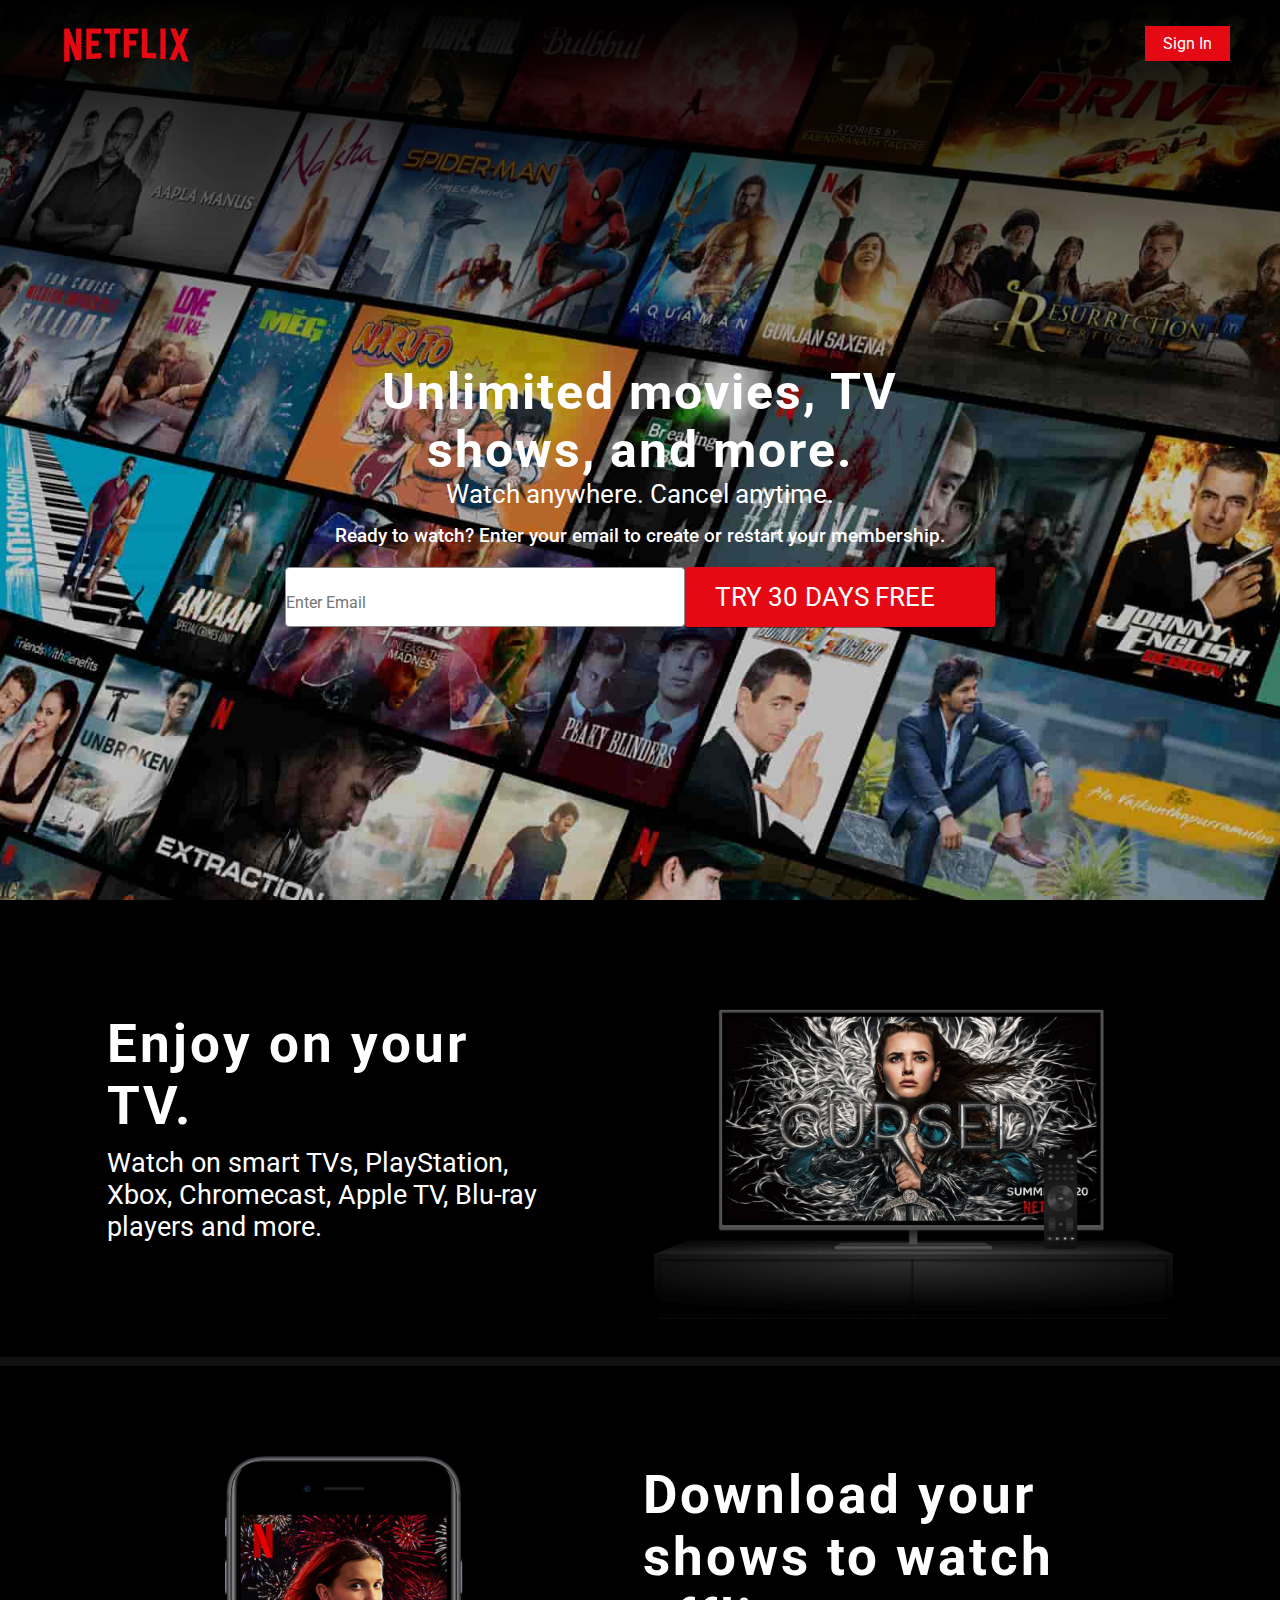
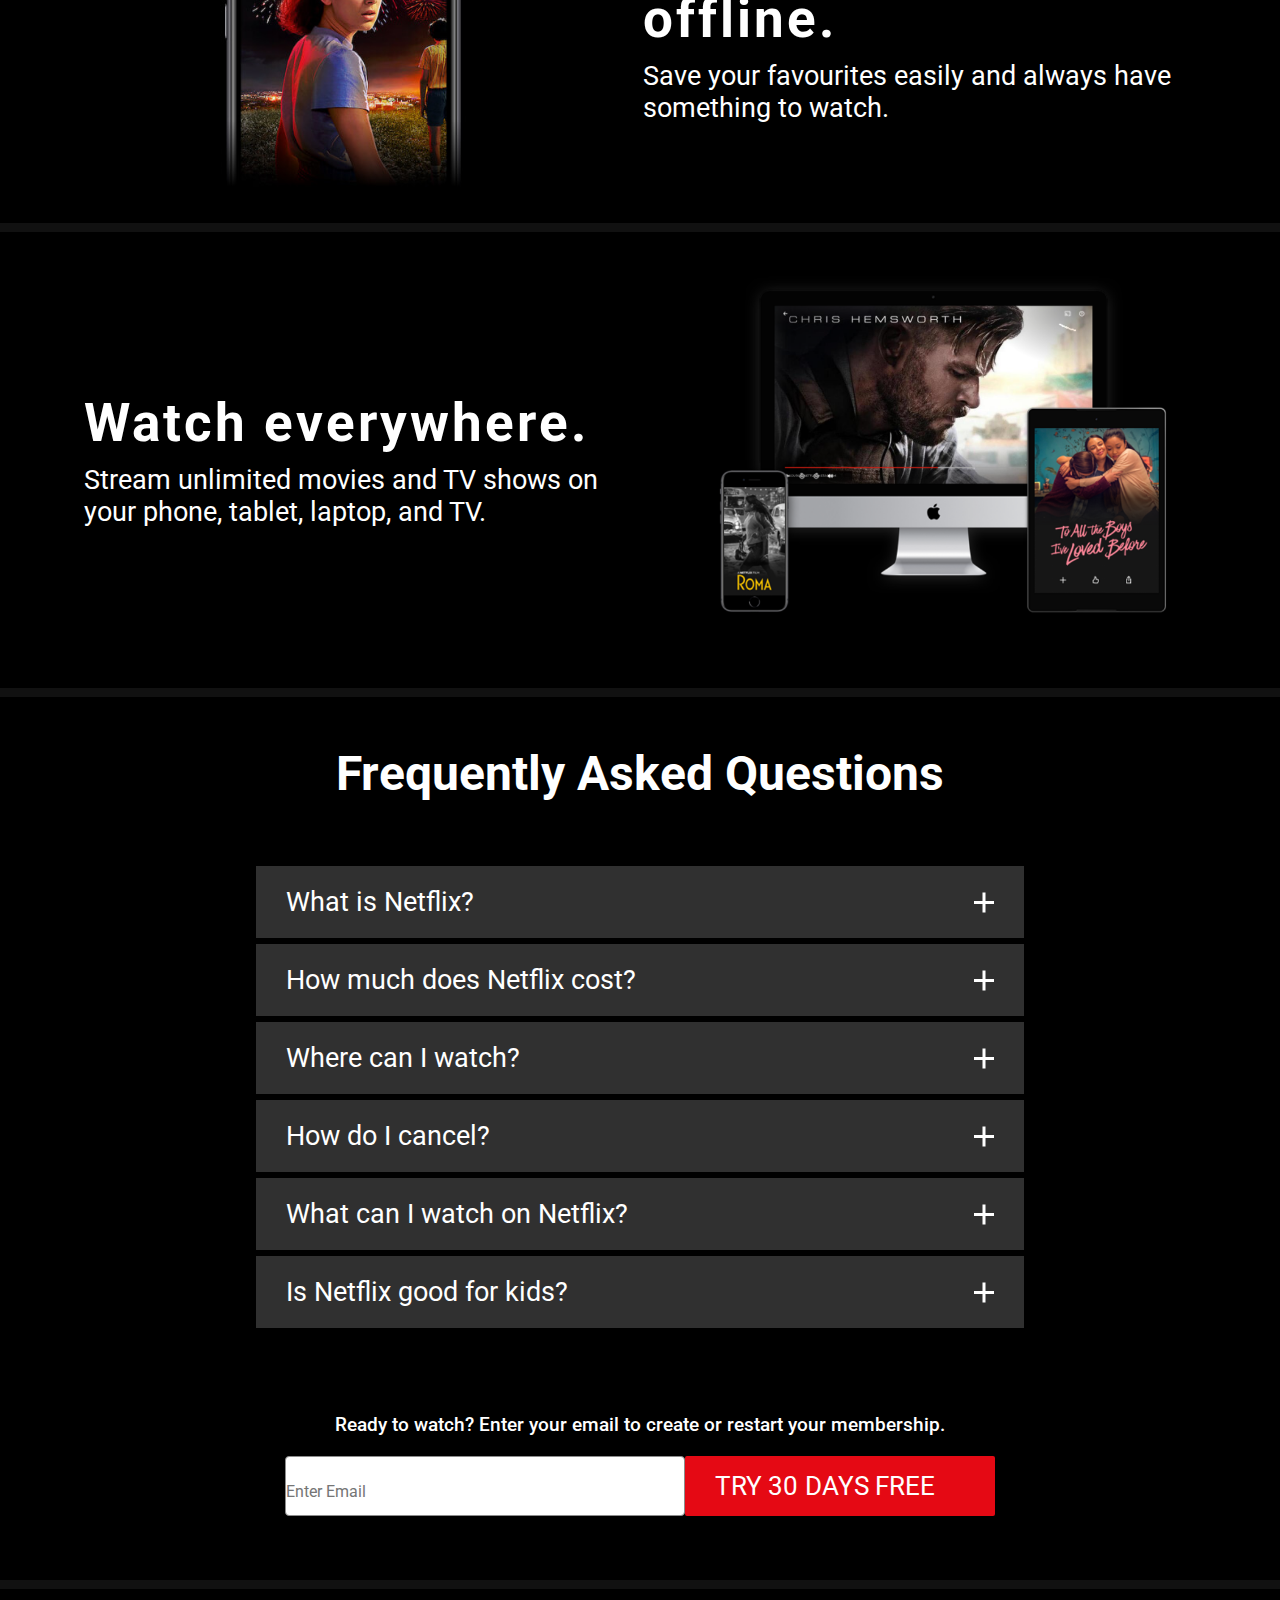
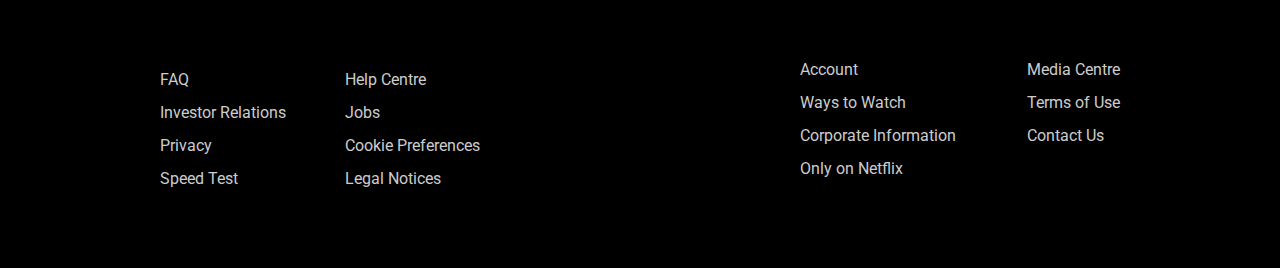
<file: index.html>
<!DOCTYPE html>
<html>
  
<head>
    <meta charset="UTF-8">
    <meta http-equiv="X-UA-Compatible" content="IE=edge">
    <meta name="viewport" content="width=device-width, initial-scale=1.0">
    <title>Netflix</title>
    <link rel="stylesheet" href="style.css">
</head>
  
<body>
    <section class="container">
        <div class="logo">
            <img src="logo.png">
            <a href="signin.html">Sign In</a>
        </div>
    </section>
    <section class="banner">
    <img src="back.jpg" class="fit">
    <div class="box">
        <div class="heading">
            <h2>Unlimited movies, TV shows, and more.</h2>
            <h5>Watch anywhere. Cancel anytime.</h5>
            <p>Ready to watch? Enter your email to create or restart your membership.</p>
        </div>
        <div class="search">
            <input type="text" placeholder="Enter Email">
            <a href="#">Try 30 days free</a>
        </div>
    </div>
    </section>
    <section class="section1">
        <div class="mid">
            <h1>Enjoy on your TV.</h1>
            <p>Watch on smart TVs, PlayStation, Xbox, Chromecast, Apple TV, Blu-ray players and more.</p>
        </div>
        <div class="img">
            <img src="part1.png">
        </div>
    </section>
    <section class="section2">
        <div class="img">
            <img src="part2.jpg">
        </div>
        <div class="mid">
            <h1>Download your shows to watch offline.</h1>
            <p>Save your favourites easily and always have something to watch.</p>
        </div>
        
    </section>
    <section class="section3">
        <div class="mid">
            <h1>Watch everywhere.</h1>
            <p>Stream unlimited movies and TV shows on your phone, tablet, laptop, and TV.</p>
        </div>
        <div class="img">
            <img src="part3.png">
        </div>
    </section>
    <section class="list">
        <h1>Frequently Asked Questions</h1>
        <div class="accordion-menu">
            <div class="item" id="item1">
                <a href="#item1" class="title">
                    <span>What is Netflix?</span>
                    <i class="icon"></i>
                </a>
                <p class="text">
                    Netflix is a streaming service that offers a wide variety of award-winning TV shows, movies, anime, documentaries and more – on thousands of internet-connected devices.
                    <br>
                    <br>
                    You can watch as much as you want, whenever you want, without a single ad – all for one low monthly price. There's always something new to discover, and new TV shows and movies are added every week!
                </p>
            </div>
            <div class="item" id="item2">
                <a href="#item2" class="title">
                    <span>How much does Netflix cost?</span>
                    <i class="icon"></i>
                </a>
                <p class="text">
                    Watch Netflix on your smartphone, tablet, Smart TV, laptop, or streaming device, all for one fixed monthly fee. Plans range from ₹ 149 to ₹ 649 a month. No extra costs, no contracts.
                </p>    
            </div>
            <div class="item" id="item3">
                <a href="#item3" class="title">
                    <span>Where can I watch?</span>
                    <i class="icon"></i>
                </a>
                <p class="text">
                    Watch anywhere, anytime. Sign in with your Netflix account to watch instantly on the web at netflix.com from your personal computer or on any internet-connected device that offers the Netflix app, including smart TVs, smartphones, tablets, streaming media players and game consoles.
                    <br>
                    <br>
                    You can also download your favourite shows with the iOS, Android, or Windows 10 app. Use downloads to watch while you're on the go and without an internet connection. Take Netflix with you anywhere.
                </p>
            </div>
            <div class="item" id="item4">
                <a href="#item4" class="title">
                    <span>How do I cancel?</span>
                    <i class="icon"></i>
                </a>
                <p class="text">
                    Netflix is flexible. There are no annoying contracts and no commitments. You can easily cancel your account online in two clicks. There are no cancellation fees – start or stop your account anytime.
                </p>
            </div>
            <div class="item" id="item5">
                <a href="#item5" class="title">
                    <span>What can I watch on Netflix?</span>
                    <i class="icon"></i>
                </a>
                <p class="text">
                    Netflix has an extensive library of feature films, documentaries, TV shows, anime, award-winning Netflix originals, and more. Watch as much as you want, anytime you want.
                </p>
            </div>
            <div class="item" id="item6">
                <a href="#item6" class="title">
                    <span>Is Netflix good for kids?</span>
                    <i class="icon"></i>
                </a>
                <p class="text">
                    The Netflix Kids experience is included in your membership to give parents control while kids enjoy family-friendly TV shows and films in their own space.
                    <br>
                    <br>
                    Kids profiles come with PIN-protected parental controls that let you restrict the maturity rating of content kids can watch and block specific titles you don’t want kids to see.
                </p>
            </div>
        </div>
    </section>
    <section class="banner2">
        <div class="box">
            <div class="heading">
                <p>Ready to watch? Enter your email to create or restart your membership.</p>
            </div>
            <div class="search">
                <input type="text" placeholder="Enter Email">
                <a href="#">Try 30 days free</a>
            </div>
        </div>
    </section>
    <section class="footer">
        <div class="one">
            <ul class="items">
                <li><a href="#">FAQ</a></li>
                <li><a href="#">Investor Relations</a></li>
                <li><a href="#">Privacy</a></li>
                <li><a href="#">Speed Test</a></li>
            </ul>
            <ul class="items">
                <li><a href="#">Help Centre</a></li>
                <li><a href="#">Jobs</a></li>
                <li><a href="#">Cookie Preferences</a></li>
                <li><a href="#">Legal Notices</a></li>
            </ul>
        </div>
        <div class="one">
            <ul class="items">
                <li><a href="#">Account</a></li>
                <li><a href="#">Ways to Watch</a></li>
                <li><a href="#">Corporate Information</a></li>
                <li><a href="#">Only on Netflix</a></li>]
            </ul>
            <ul class="items">
                <li><a href="#">Media Centre</a></li>
                <li><a href="#">Terms of Use</a></li>
                <li><a href="#">Contact Us</a></li>
            </ul>
        </div>
    </section>
</body>
</html>
</file>
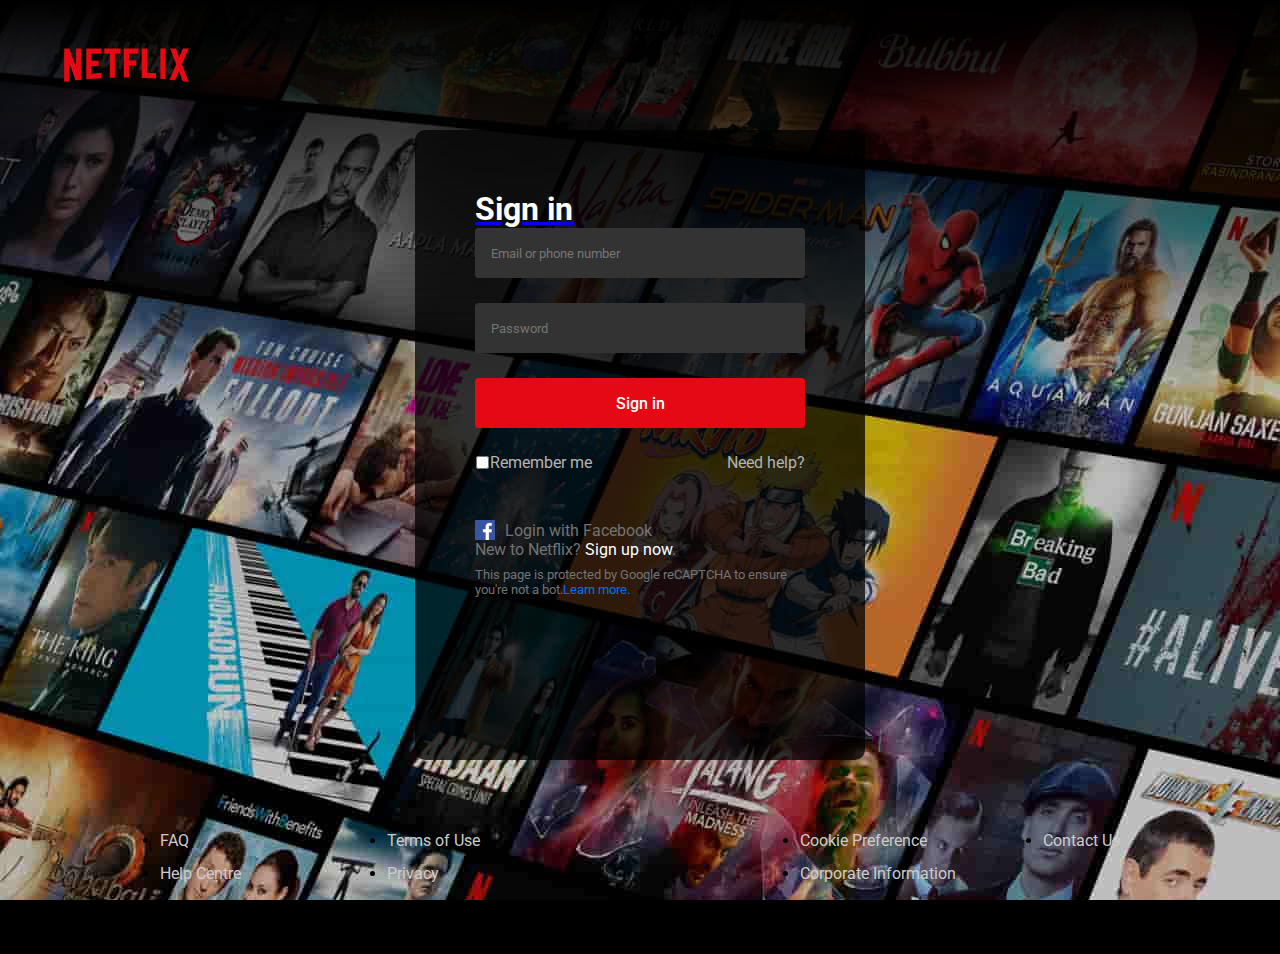
<file: signin.html>
<!DOCTYPE html>
<html>
  
<head>
    <meta charset="UTF-8">
    <meta http-equiv="X-UA-Compatible" content="IE=edge">
    <meta name="viewport" content="width=device-width, initial-scale=1.0">
    <title>Netflix</title>
    <link rel="stylesheet" href="style.css">
</head>
  
<div>
    <div class="wrapper">
    <div class="header">
        <div class="logo">
           <a href="#"><img src="logo.png">
        </div>
    </div>
    <div class="login-body">
        <div class="login-box">
            <h2>Sign in</h2>
            <form>
                <div class="input-wrap">
                    <input type="text" required placeholder="Email or phone number"/>
                </div> 
                <div class="input-wrap">
                    <input type="password" placeholder="Password" required/>
                </div> 
                <div class="input-wrap">
                    <button type="submit"><a href="browse.html">Sign in</a> </button>
                </div> 
                <div class="support">
                    <div class="remember">
                        <input type="checkbox" style="margin: 0; padding: 0; height: 13px">
                        <label for="remember">Remember me</label>
                    </div>
                    <div class="need-help">
                       <a href="#"> Need help?</a>
                    </div>
                </div>
                    <div class="login-facebook">
                        <img src="facebook.png">
                        <a href="#">Login with Facebook</a>
                    </div>
                    <div class="sign-up">
                        <p>New to Netflix? <a href="signup.html">Sign up now</a>.</p>
                    </div>
                    <div class="terms">
                        <p>This page is protected by Google reCAPTCHA to ensure you're not a bot.<a href="#">Learn more.</a></p>
                    </div>
            </form>
        </div>
    </div>
        <section class="footer">
            <div class="one">
                <ul class="items">
                    <li><a href="#">FAQ</a></li>
                    <li><a href="#">Help Centre</a></li>
                    
                </ul>
                <ul class="items">
                    <li><a href="#">Terms of Use</a></li>
                    <li><a href="#">Privacy</a></li>
                </ul>
            </div>
            <div class="one">
                <ul class="items">
                    <li><a href="#">Cookie Preference</a></li>
                    <li><a href="#">Corporate Information</a></li>
                </ul>
                <ul class="items">
                    
                    <li><a href="#">Contact Us</a></li>
                </ul>
            </div>
        </section>
    
</div>
</body>
</html>
</file>
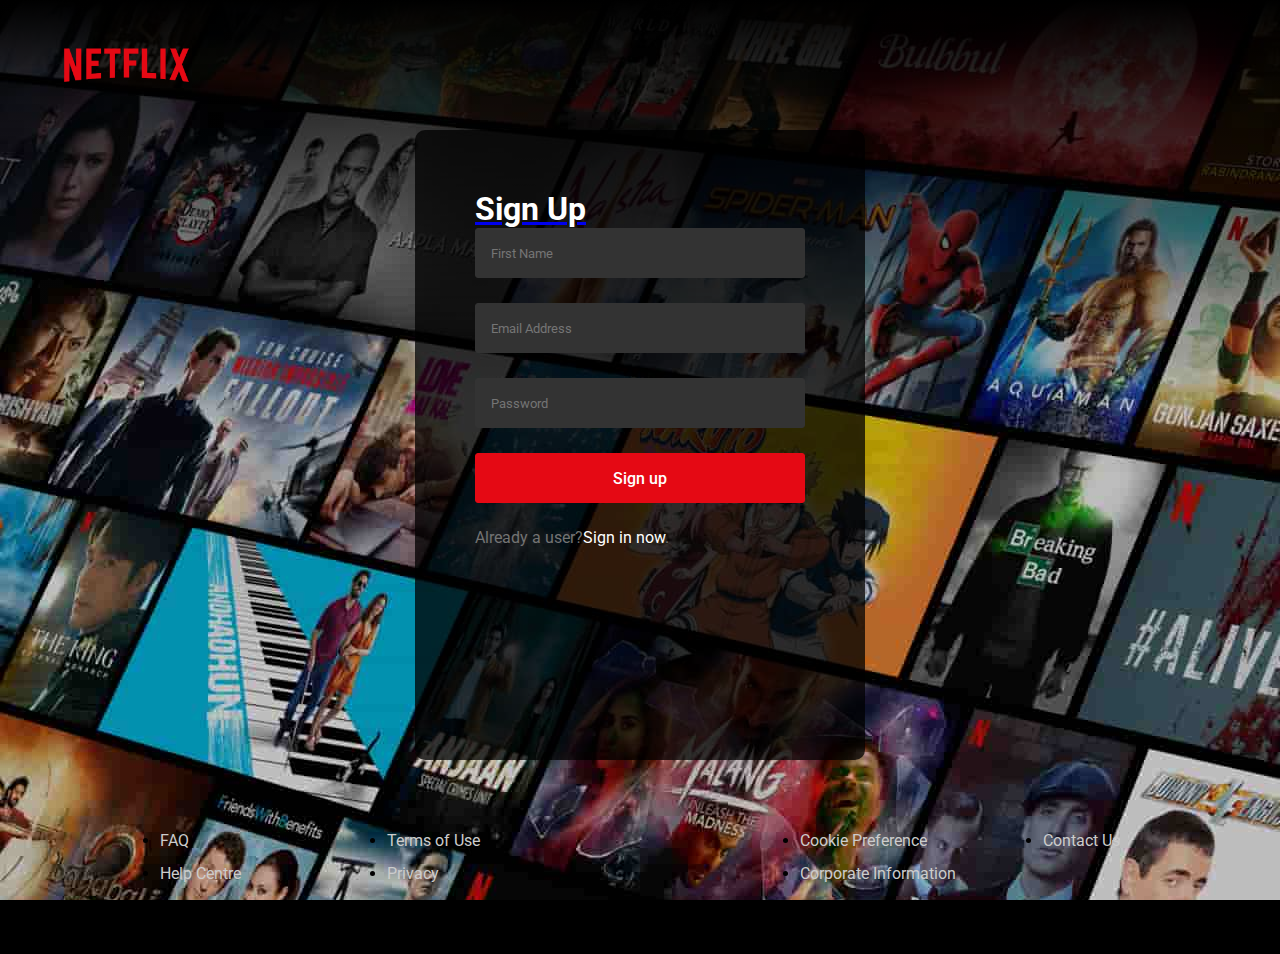
<file: signup.html>
<!DOCTYPE html>
<html>
  
<head>
    <meta charset="UTF-8">
    <meta http-equiv="X-UA-Compatible" content="IE=edge">
    <meta name="viewport" content="width=device-width, initial-scale=1.0">
    <title>Netflix</title>
    <link rel="stylesheet" href="style.css">
</head>
  
<div>
    <div class="wrapper">
    <div class="header">
        <div class="logo">
           <a href="#"><img src="logo.png">
        </div>
    </div>
    <div class="login-body">
        <div class="login-box">
            <h2>Sign Up</h2>
            <form>
                <div class="input-wrap">
                    <input type="text" required placeholder="First Name"/>
                </div> 
                <div class="input-wrap">
                    <input type="text" required placeholder="Email Address"/>
                </div> 
                <div class="input-wrap">
                    <input type="password" required placeholder="Password"/>
                </div> 
                <div class="input-wrap">
                    <button type="submit"><a href="signin.html"> Sign up</a></button>
                </div> 
                <div class="sign-in">
                    <p>Already a user?<a href="signin.html">Sign in now</a>.</p>                   
                </div>
            </form>
        </div>
    </div>
    <section class="footer">
        <div class="one">
            <ul class="items">
                <li><a href="#">FAQ</a></li>
                <li><a href="#">Help Centre</a></li>
                
            </ul>
            <ul class="items">
                <li><a href="#">Terms of Use</a></li>
                <li><a href="#">Privacy</a></li>
            </ul>
        </div>
        <div class="one">
            <ul class="items">
                <li><a href="#">Cookie Preference</a></li>
                <li><a href="#">Corporate Information</a></li>
            </ul>
            <ul class="items">
                
                <li><a href="#">Contact Us</a></li>
            </ul>
        </div>
    </section>
</div>
</body>
</html>
</file>
<file: style.css>
@import url('https://fonts.googleapis.com/css2?family=Roboto:wght@300;400;500&display=swap');

*{
	margin: 0;
	padding: 0;
	box-sizing: border-box;
	font-family: 'Roboto', sans-serif;
}
body{
    background: #000;
}
.container .logo{
   position: absolute;
   top: 0;
   left: 0;
   display: flex;
   justify-content: space-between;
   align-items: center;
   width: 100%;
   padding: 0 50px;
   z-index: 1000000;
}
.logo img{
	width: 13%;
}
.container .logo a{
	color: #fff;
	text-decoration: none;
	background-color: #e50914;
	padding: 8px 18px;
	border-right: 5px;
}
.banner{
	width: 100%;
	height: 100vh;
	position: relative;
	display: flex;
	justify-content: center;
	align-items: center;
}
.banner::before{
    content: '';
    position: absolute;
    top: 0;
    left: 0;
    width: 100%;
    height: 400px;
    z-index: 1;
    background: linear-gradient(to bottom, #000, transparent);
}
.banner::after{
    content: '';
    position: absolute;
    bottom: 0;
    left: 0;
    width: 100%;
    height: 400px;
    z-index: 1;
    background: linear-gradient(to mid, #000, transparent);
}
.banner .fit{
	width: 100%;
	height: 100%;
	position: absolute;
	top: 0;
	left: 0;
	object-fit: cover;
}
.banner .box{
    position: absolute;
	top: 55%;
	left: 50%;
	transform: translate(-50%, -50%);
	z-index: 1000;
}
.banner .box .heading{
   display: flex;
   flex-direction: column;
   justify-content: center;
   text-align: center;
   align-items: center;
}
.banner .box .heading h2{
	font-size: 3.125rem;
	color: #fff;
	letter-spacing: 2px;
	width: 80%;
}
.banner .box .heading h5{
	font-size: 1.625rem;
	color: #fff;
	font-weight: 400;
}
.banner .box .heading p{
	font-size: 1.2rem;
	color: #fff;
	font-weight: 500;
    padding: 15px 0;
    padding-bottom: 20px;
}
.banner .box .search{
    display: flex;
    flex-direction: row;
    justify-content: center;
    align-items: center;
}
.banner .box .search input{
    font-size: 16px;
    border: 1px solid #8c8c8c;
    outline: none;
    color: #000;
    border-radius: 4px;
    padding: 10px 10px 0 0;
    min-width: 400px;
    height: 60px;
}
.banner .box .search a{
    text-decoration: none;
    text-transform: uppercase;
    color: #fff;
    font-weight: 400;
    letter-spacing: 0.1px;
    border-radius: 2px;
    background: #e50914;
    box-shadow: 0 1px 0 rgba(0,0,0,0.45);
    font-size: 1.625rem;
    line-height: 60px;
    min-width: 310px;
    padding: 0 30px;
}
.section1{
    display: flex;
    flex-direction: row;
    justify-content: space-around;
    align-items: center;
    padding: 2rem 4rem;
    border-bottom: 0.6rem solid #111;
}
.section1 .mid{
    width: 40%;
}
.section1 .mid h1{
    font-size: 3.3rem;
    letter-spacing: 3px;
    padding-bottom: 10px;
    color: #fff;
}
.section1 .mid p{
    font-size: 1.7rem;
    color: #fff;
}
.section1 .img{
    width: 45%;
}
.section1 .img img{
    width: 100%;
}
.section2{
    display: flex;
    flex-direction: row;
    justify-content: space-around;
    align-items: center;
    padding: 2rem 4rem;
    border-bottom: 0.6rem solid #111;
}
.section2 .mid{
    width: 48%;
}
.section2 .mid h1{
    font-size: 3.3rem;
    letter-spacing: 3px;
    padding-bottom: 10px;
    color: #fff;
}
.section2 .mid p{
    font-size: 1.7rem;
    color: #fff;
}
.section2 .img{
    width: 45%;
}
.section2 .img img{
    width: 100%;
}
.section3{
    display: flex;
    flex-direction: row;
    justify-content: space-around;
    align-items: center;
    padding: 2rem 4rem;
    border-bottom: 0.6rem solid #111;
}
.section3 .mid{
    width: 48%;
}
.section3 .mid h1{
    font-size: 3.3rem;
    letter-spacing: 3px;
    padding-bottom: 10px;
    color: #fff;
}
.section3 .mid p{
    font-size: 1.7rem;
    color: #fff;
}
.section3 .img{
    width: 45%;
}
.section3 .img img{
    width: 100%;
}
.list{
    width: 60%;
    display: flex;
    flex-direction: column;
    justify-content: center;
    align-items: center;
    margin: auto;
}
.list h1{
    color: #fff;
    font-size: 3rem;
    padding: 3rem 0 4rem 0;
}
.title{
    background: #303030;
    padding: 20px 30px;
    display: flex;
    justify-content: space-between;
    align-items: center;
    color: #fff;
    font-size: 1.7rem;
    font-weight: 400;
    text-decoration: none;
}
.icon{
    width: 20px;
    position: relative;
}
.icon::before, .icon::after{
    content: "";
    position: absolute;
    width: 20px;
    height: 3px;
    background: #fff;
    top: -1.5px;
}
.icon::after{
    transform: rotate(90deg);
    transition: 0.5s linear;
}
.text{
    background: #303030;
    line-height: 35px;
    margin: 3px 0;
    color: #fff;
    font-size: 1.7rem;
    font-weight: 400;
    height: 0;
    opacity: 0;
}
.item:target .text{
    opacity: 1;
    height: auto;
    padding: 20px 30px;
    margin: 0;
    border-top: 2px solid #000;
    margin-bottom: 6px;
}
.item:target .icon::after{
    transform: rotateY(90deg);
}
.banner2{
    border-bottom: 0.6rem solid #111;
}
.banner2 .box{
    margin: 4rem 0;
}
.banner2 .box .heading{
   display: flex;
   flex-direction: column;
   justify-content: center;
   text-align: center;
   align-items: center;
}
.banner2 .box .heading h2{
	font-size: 3.125rem;
	color: #fff;
	letter-spacing: 2px;
	width: 80%;
}
.banner2 .box .heading h5{
	font-size: 1.625rem;
	color: #fff;
	font-weight: 400;
}
.banner2 .box .heading p{
	font-size: 1.2rem;
	color: #fff;
	font-weight: 500;
    padding: 15px 0;
    padding-bottom: 20px;
}
.banner2 .box .search{
    display: flex;
    flex-direction: row;
    justify-content: center;
    align-items: center;
}
.banner2 .box .search input{
    font-size: 16px;
    border: 1px solid #8c8c8c;
    outline: none;
    color: #000;
    border-radius: 4px;
    padding: 10px 10px 0 0;
    min-width: 400px;
    height: 60px;
}
.banner2 .box .search a{
    text-decoration: none;
    text-transform: uppercase;
    color: #fff;
    font-weight: 400;
    letter-spacing: 0.1px;
    border-radius: 2px;
    background: #e50914;
    box-shadow: 0 1px 0 rgba(0,0,0,0.45);
    font-size: 1.625rem;
    line-height: 60px;
    min-width: 310px;
    padding: 0 30px;
}
.footer{
    display: flex;
    flex-direction: row;
    justify-content: space-between;
    margin: auto;
    padding: 4rem 0;
}
.footer .one{
    display: flex;
    flex-direction: row;
    justify-content: space-between;
    margin: auto;
    width: 25%;
}
.footer .one li{
    padding: 7px 0;
}
.footer .one li a{
    color: #ccc;
    text-decoration: none;
}
.footer .one li a:hover{
    border-bottom: 1px solid #ccc;
}
@media screen and (max-width: 787px){
    .container .head{
        padding: 20px 50px;
    }
    .container .head img{
        width: 20%;
    }
    .banner .box .heading h2{
        font-size: 3.1rem;
        letter-spacing: 1.5px;
        width: 100%;
    }
    .banner .box .heading h5{
        font-size: 1.4rem;
        padding: 0.8rem 0;
    }
    .banner .box .heading p{
        font-size: 1.1rem;
        padding: 13px 0;
        padding-bottom: 17px;
    }
    .banner .box .search{
        flex-direction: column;
    }
    .banner .box .search input{
        margin-bottom: 20px;
        min-width: 310px;
    }
    .section1{
        flex-direction: column-reverse;
        justify-content: space-around;
        padding: 2rem 1rem;
        text-align: center;
    }
    .section1 .mid{
        width: 80%;
        margin: 20px 0 30px 0;
    }
    .section1 .mid h1{
        font-size: 3.2rem;
        letter-spacing: 1.5px;
        padding-bottom: 5px;
    }
    .section1 .mid p{
        font-size: 1.5rem;
    }
    .section1 .img{
        width: 80%;
    }
    .section2{
        flex-direction: column;
        justify-content: space-around;
        padding: 2rem 1rem;
        text-align: center;
    }
    .section2 .mid{
        width: 80%;
        margin: 20px 0 30px 0;
    }
    .section2 .mid h1{
        font-size: 3.2rem;
        letter-spacing: 1.5px;
        padding-bottom: 5px;
    }
    .section2 .mid p{
        font-size: 1.5rem;
    }
    .section2 .img{
        width: 80%;
    }
    .section3{
        flex-direction: column-reverse;
        justify-content: space-around;
        padding: 2rem 1rem;
        text-align: center;
    }
    .section3 .mid{
        width: 80%;
        margin: 20px 0 30px 0;
    }
    .section3 .mid h1{
        font-size: 3.2rem;
        letter-spacing: 1.5px;
        padding-bottom: 5px;
    }
    .section3 .mid p{
        font-size: 1.5rem;
    }
    .section3 .img{
        width: 80%;
    }
    .list{
        width: 80%;
    }
    .list h1{
        font-size: 2.6rem;
        text-align: center;
    }
    .title{
        font-size: 1.6rem;
    }
    .banner2 .box{
        margin: 4rem 0;
    }
    .banner2 .box .heading p{
        font-size: 1.1rem;
        padding: 13px 0;
        padding-bottom: 17px;
    }
    .banner2 .box .search{
        flex-direction: column;
    }
    .banner2 .box .search input{
        min-width: 310px;
        margin-bottom: 20px;
    }
    .footer{
        flex-direction: column;
    }
    .footer .one{
        width: 50%;
    }
}
@media screen and (max-width: 496px){
    .container .head img{
        width: 23%;
    }
    .banner .box .heading h2{
        font-size: 2.8rem;
        letter-spacing: 1.3px;
    }
    .banner .box .heading h5{
        font-size: 1.2rem;
    }
    .banner .box .heading p{
        font-size: 1rem;
        padding: 12px 0;
        padding-bottom: 15px;
    }
    .banner .box .search input{
        margin-bottom: 10px;
    }
    .section1 .mid h1{
        font-size: 3rem;
        letter-spacing: 1.2px;
    }
    .section1 .mid p{
        font-size: 1.2rem;
    }
    .section2 .mid h1{
        font-size: 3rem;
        letter-spacing: 1.2px;
    }
    .section2 .mid p{
        font-size: 1.2rem;
    }
    .section3 .mid h1{
        font-size: 3rem;
        letter-spacing: 1.2px;
    }
    .section3 .mid p{
        font-size: 1.2rem;
    }
    .list{
        width: 90%;
    }
    .list h1{
        font-size: 2.1rem;
    }
    .text{
        font-size: 1.2rem;
    }
    .title{
        font-size: 1.2rem;
    }
    .banner2 .box .heading p{
        font-size: 1rem;
        padding: 13px 0;
    }
    .banner2 .box .search input{
        margin-bottom: 10px;
    }
}
.header{
    padding: 20px 50px;
    position: relative;
    z-index: 10;
}
.wrapper{
    background-image: url(back.jpg);
    height: 100vh;
    background-image: cover;
    background-repeat: no-repeat;
    position: relative;
    width: 100%;
}
.wrapper::before{
    content: '';
    position: absolute;
    top: 0;
    left: 0;
    width: 100%;
    height: 400px;
    z-index: 1;
    background: linear-gradient(to bottom, #000, transparent);
}
.login-body{
    padding: 60px;
    z-index: 90;
    position: relative;
    max-width: 450px;
    height: 630px;
    margin-left: 50%;
    background: rgba(0,0,0,0.75);
    border-radius: 10px;
    box-sizing: border-box;
    transform: translateX(-50%);
}
.login-body h2{
    font-size: 32px;
    color: #fff;
    margin-top: 0;
}
.login-body input{
    height: 50px;
    width: 100%;
    border-radius: 3px;
    color: #fff;
    background-color: #333;
    border: 1px solid #333;
    padding-left: 15px;
    box-sizing: border-box;
    outline: none;
}
.input-wrap{
    margin-bottom: 25px;
}
.input-wrap a{
    text-decoration: none;
    color: #fff;
}
.input-wrap a:hover{
    text-decoration: underline;
}
.login-body button{
    height: 50px;
    width: 100%;
    color: #fff;
    background: #e50914;
    border-radius: 3px;
    font-weight: 500;
    font-size: 16px;
    border: 1px solid #e50914;
}
.support{
    display: flex;
    color: #fff;
    justify-content: space-between;
    font-size: center;
}
.support input{
    width: 15px;
    height: 15px;
}
.remember{
    display: flex;
    align-items: center;
}
.remember label{
    display: flex;
    align-items: center;
    justify-content: space-between;
    color: #b3b3b3;
}
.need-help a{
    color: #b3b3b3;
    text-decoration: none;
}
.need-help a:hover{
    text-decoration: underline;
}
.login-facebook{
    margin-top: 3rem;
    display: flex;
    align-items: center;
    width: 100%;
    color: #737373;
}
.login-facebook img{
    width: 20px;
    height: 20px;
    margin-right: 10px;
}
.login-facebook a{
    text-decoration: none;
    color: #737373;
}
.sign-up{
    columns: #737373;
    font-size: 16px;
}
.sign-up p{
    color: #737373;
}
.sign-up p a{
    color: #fff;
    text-decoration: none;
}
.sign-in p{
    color: #737373;
}
.sign-in p a{
    color: #fff;
    text-decoration: none;
}
.terms{
    color: #737373;
    margin-top: 0.5rem;
    font-size: 13px;
}
.terms a{
    text-decoration: none;
    color: #0071eb;
}
.terms a:hover{
    text-decoration: underline;
}
</file>
